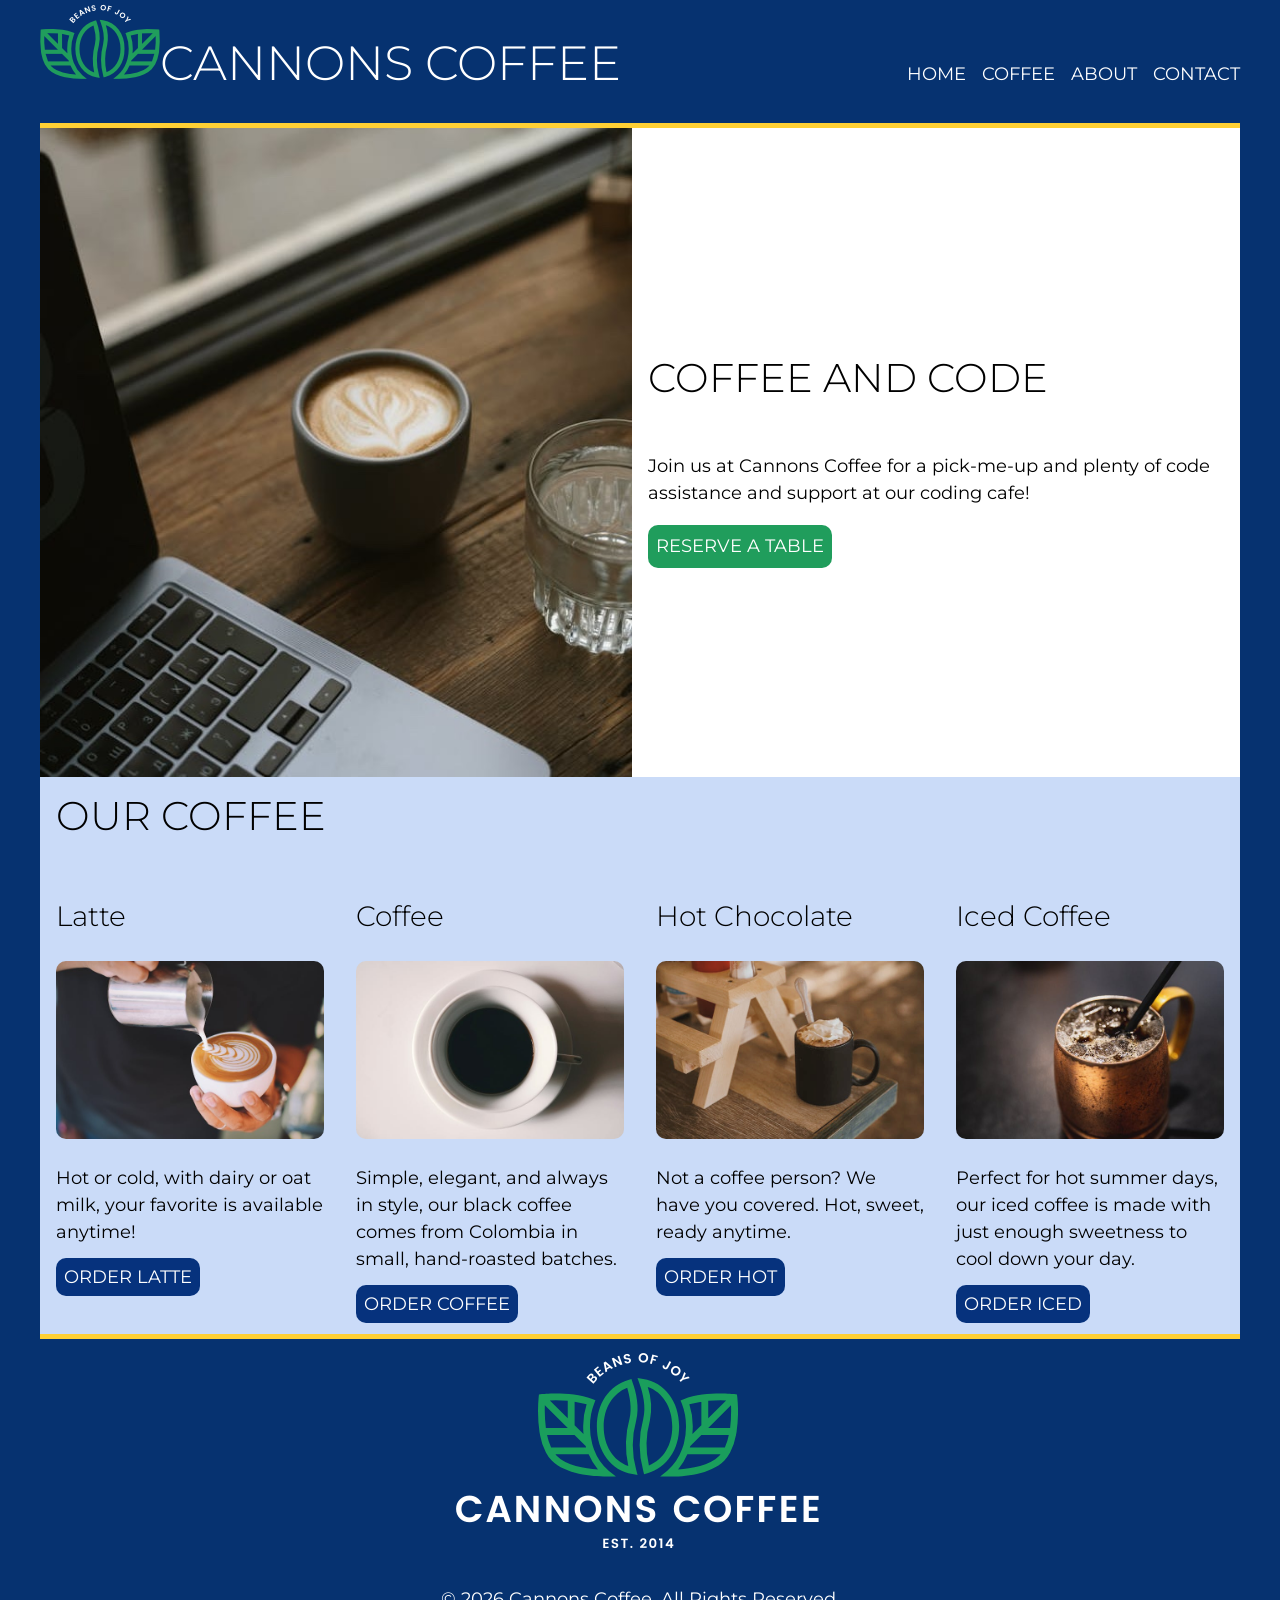
<file: index.html>
<!doctype html>
<html lang="en">

<head>
    <meta charset="UTF-8" />
    <meta name="viewport" content="width=device-width, initial-scale=1.0" />
    <title>Document</title>
    <link rel="stylesheet" href="css/styles.css" />
</head>

<body>
    <div class="container">
        <header>
            <div class="logo">
                <img src="./images/logo-nav.png" alt="Cannons Coffee Logo, Beans of Joy" />

                <h1>Cannons Coffee</h1>
            </div>
            <nav>

                <ul>
                    <li><a href="index.html">Home</a></li>
                    <li><a href="latte.html">Coffee</a></li>
                    <li>
                        <a href="https://www.starbucks.com/" target="_blank">About</a>
                    </li>
                    <li><a href="mailto:purnelljoscelia24@gmail.com">Contact</a></li>
                </ul>
            </nav>
        </header>
        <main>
            <div class="grid1">
                <div class="imgcard">
                    <img src="./images/coffee-computer.jpg" alt="Laptop with a cup of coffee and a glass of water">
                </div>
                <div class="imgtext">
                    <h2>Coffee and Code</h2>
                    <p>Join us at Cannons Coffee for a pick-me-up and plenty of code assistance and support at our
                        coding cafe!</p>
                    <a href="https://www.opentable.com/r/starbucks-reserve-chicago-roastery-chicago"
                        class="greenbutton">Reserve a table</a>
                </div>
            </div>
            <div class="our-coffee">
                <h2>Our Coffee</h2>
                <div class="grid2">
                    <div class="card box1">
                        <h3>Latte</h3>
                        <img src="./images/latte.jpg" alt="Latte in a cup">
                        <p>Hot or cold, with dairy or oat milk, your favorite is available anytime!</p>
                        <a href="https://www.starbucks.com/menu/product/407/hot" target="_blank"
                            class="bluebutton">Order
                            Latte</a>
                    </div>
                    <div class="card box2">
                        <h3>Coffee</h3>
                        <img src="./images/coffee.jpg" alt="Coffee in a cup">
                        <p>Simple, elegant, and always in style, our black coffee comes from Colombia in small,
                            hand-roasted
                            batches.</p>
                        <a href="https://athome.starbucks.com/" target="_blank" class="bluebutton">Order Coffee</a>
                    </div>
                    <div class="card box3">
                        <h3>Hot Chocolate</h3>
                        <img src="./images/hotchoc.jpg" alt="Hot Chocolate in a cup with whipped cream">
                        <p>Not a coffee person? We have you covered. Hot, sweet, ready anytime.</p>
                        <a href="https://www.starbucks.com/menu/product/471/hot" target="_blank"
                            class="bluebutton">Order
                            Hot</a>
                    </div>
                    <div class="card box4">
                        <h3>Iced Coffee</h3>
                        <img src="./images/iced.jpg" alt="Iced coffee in a mug with a straw">
                        <p>Perfect for hot summer days, our iced coffee is made with just enough sweetness to cool down
                            your
                            day.</p>
                        <a href="https://www.starbucks.com/menu/product/2123863/iced" target="_blank"
                            class="bluebutton">Order Iced</a>
                    </div>

                </div>
            </div>
        </main>
        <footer>
            <img src="./images/logo-footer.png" alt="Cannons Coffee, Beans of Joy! Est. 2014">
            <p>&copy; 2026 Cannons Coffee. All Rights Reserved.</p>
        </footer>
    </div>
</body>

</html>
</file>
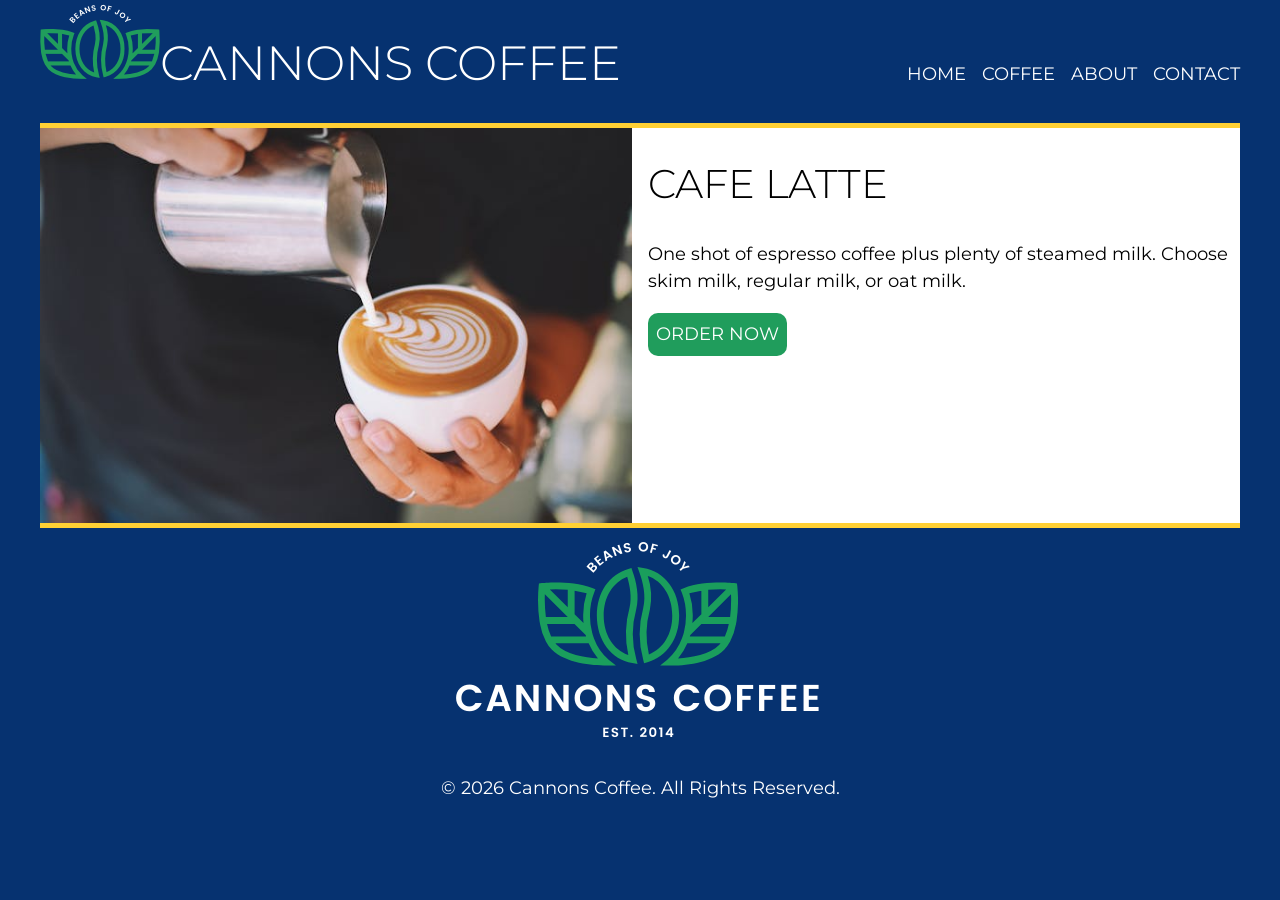
<file: latte.html>
<!DOCTYPE html>
<html lang="en">

<head>
    <meta charset="UTF-8">
    <meta name="viewport" content="width=device-width, initial-scale=1.0">
    <title>Document</title>
    <link rel="stylesheet" href="css/styles.css">
</head>

<body>
    <div class="container">
        <header>
            <div class="logo">
                <img src="./images/logo-nav.png" alt="Cannons Coffee Logo, Beans of Joy" />

                <h1>Cannons Coffee</h1>
            </div>
            <nav>

                <ul>
                    <li><a href="index.html">Home</a></li>
                    <li><a href="latte.html">Coffee</a></li>
                    <li>
                        <a href="https://www.starbucks.com/" target="_blank">About</a>
                    </li>
                    <li><a href="mailto:purnelljoscelia24@gmail.com">Contact</a></li>
                </ul>
            </nav>
        </header>
        <main>
            <div class="grid1">
                <div class="imgcard">
                    <img src="./images/latte.jpg" alt="Coffee in a cup">
                </div>
                <div class="latte-text">
                    <h2>Cafe Latte</h2>
                    <p>One shot of espresso coffee plus plenty of steamed milk. Choose skim milk, regular milk, or oat
                        milk.</p>
                    <a href="https://www.starbucks.com/menu/product/407/hot?gad_source=1&gad_campaignid=23805630888&gbraid=0AAAAADoJV5uK-Ev2Zd5spLj0vtI2gdsXp&gclid=CjwKCAjwpefSBhBvEiwAzyEtZxEmxJ2O6hLIGxuzakb-jj4e9ohxn_KHiqc5QifgQEzFnDbLCT6b8xoC4hMQAvD_BwE"
                        target="_blank" class="greenbutton">Order Now</a>
                </div>
            </div>
        </main>
        <footer>
            <img src="./images/logo-footer.png" alt="Cannons Coffee, Beans of Joy! Est. 2014">
            <p>&copy; 2026 Cannons Coffee. All Rights Reserved.</p>
        </footer>
    </div>
</body>

</html>
</file>
<file: css/styles.css>
@import url('https://fonts.googleapis.com/css2?family=Montserrat:ital,wght@0,100..900;1,100..900&display=swap');

html {
  box-sizing: border-box;
}
*,
*:before,
*:after {
  box-sizing: inherit;
}



:root {
  --black: #000000;
  --darkblue: #06327d;
  --blue: #2b70e4;
  --green: #209d5c;
  --yellow: #ffd034;
  --white: #ffffff;
  --lightblue: #cadbf8;
  --lineheight: 1.1667;
  --fontweight: 300;
  --texttrans: uppercase;
  --radius: 10px;
  --font: "Montserrat" , serif ;
}

body {
  color: black;
  background-color: #063270;
  margin: 0;
  padding: 0;
  font-size: 1.125rem;
  line-height: 1.5;
   font-family: var(--font);
 
}

.container {
  max-width: 1200px;
  padding: 1rem;
  margin: auto;
}

h1 {
  font-size: 3rem;
  line-height: var(--lineheight);
  text-transform: var(--texttrans);
  font-weight: var(--fontweight);
  margin: 0;
  color: var(--white);
  display: inline;
}

h2 {
  font-size: 2.5rem;
  line-height: var(--lineheight);
  font-weight: var(--fontweight);
  text-transform: var(--texttrans);
}

h3 {
  font-size: 1.75rem;
  line-height: var(--lineheight);
  font-weight: var(--fontweight);
}

.greenbutton {
  text-transform: var(--texttrans);
  background-color: var(--green);
  color: var(--white);
  border-radius: var(--radius);
  text-decoration: none;
  display: inline-block;
  padding: 0.5rem;
}

.bluebutton {
  background-color: var(--darkblue);
  color: var(--white);
  text-transform: var(--texttrans);
  border-radius: var(--radius);
  text-decoration: none;
  padding: 0.5rem;
}

li a {
  text-decoration: none;
  text-transform: var(--texttrans);
  color: var(--white);
}

ul li {
  list-style-type: none;
}

nav ul {
  display: flex;
  flex-flow: row wrap;
  justify-content: space-between;
  gap: 1rem;
  margin: 0;
  padding: 0;
}

.logo {
  display: flex;
  flex-flow: row wrap;
  justify-content: center;
  align-items: baseline;
}


header {
  display: flex;
  flex-flow: row wrap;
  justify-content: center;
  margin: 0;
  padding: 0;
  align-items: baseline;
}

img {
  max-width: 100%;
}

.imgtext {
  padding-bottom: 1rem;
}


.imgtext, .imgcard {
  
  display: flex;
  flex-direction: column;
  justify-content: center;
  align-items: start;
  margin: 0;
}

.card {
  padding: 1rem;
}

.card img {
  border-radius: 10px;
}

.grid1 {
  margin-top: 2rem;
  border-top: solid var(--yellow) 5px;
  display: grid;
  gap: 1rem;
  grid-template-columns: 1fr 1fr;
  background-color: var(--white);
}

.upper {
  text-transform: var(--texttrans);
}

.grid2 h3 {
  text-transform: none;
}

  .our-coffee h2 {
  padding: 1rem;
  margin: 0;

}  

.our-coffee {
  background-color: var(--lightblue);
}

.grid2 {
  background-color: var(--lightblue);
  display: grid;
  grid-template-columns: 1fr;
}

footer p {
  color: var(--white);
 
}

footer {
  text-align: center;
  border-top: solid var(--yellow) 5px;
}

.container {
    margin: 0 auto;
    padding: 0;
    max-width: 1200px;
  }

  .latte-container {
    display: grid;
    grid-template-columns: 1fr 1fr;
    gap: 1rem;
    border-top: solid var(--yellow) 5px;
    background-color: var(--white);
    padding: 2rem;
    margin-top: 2rem;
  }



@media (min-width: 650px) {
  header {
    justify-content: center;
  }
  .grid1 {
    align-content: center;
  }
  .grid2 {
    grid-template-columns: 1fr 1fr;
  }
  .box1 {
    grid-column: 1/2;
  }
 

  
}



@media (min-width: 1000px) {
    nav ul {
      justify-content: space-between;
    }
    header {
      justify-content: space-between;
      align-items: baseline;
    }
    .grid2 {
      grid-template-columns: 1fr 1fr 1fr 1fr;
    }
    
  }
</file>
